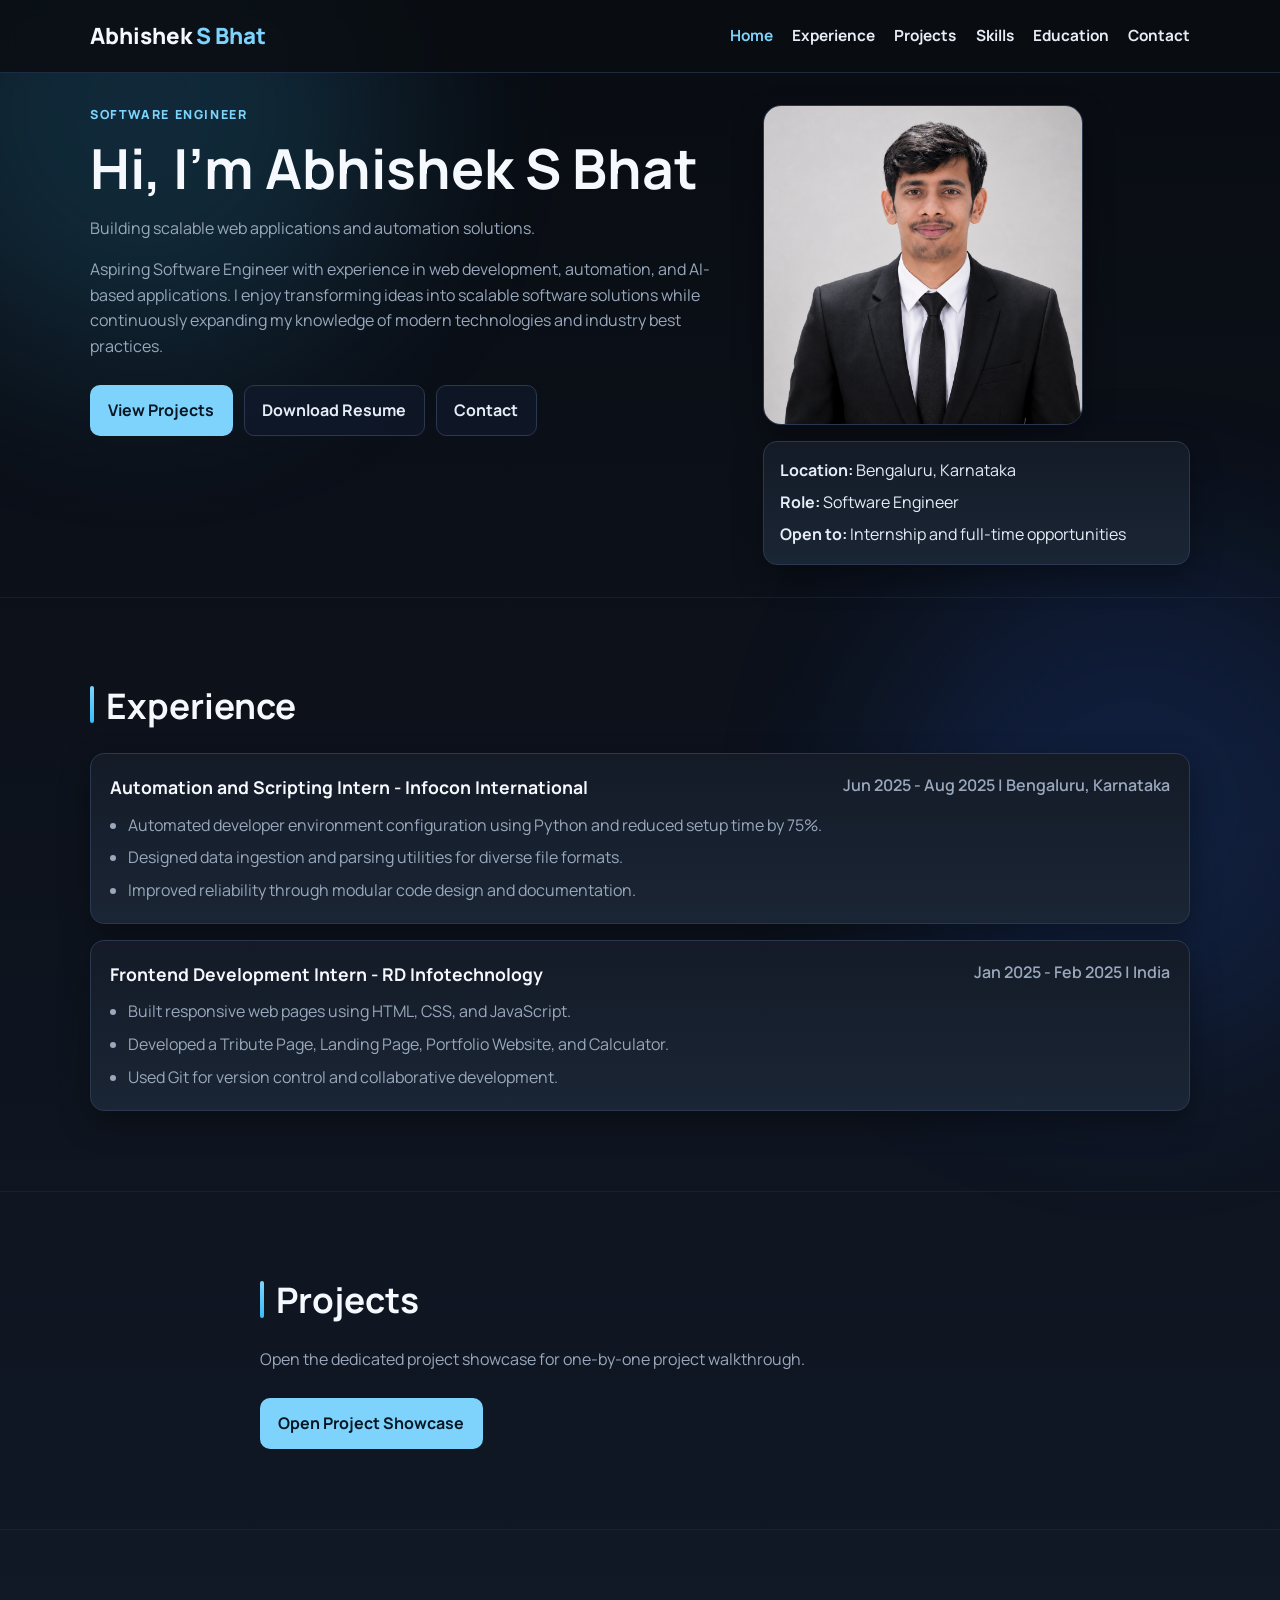
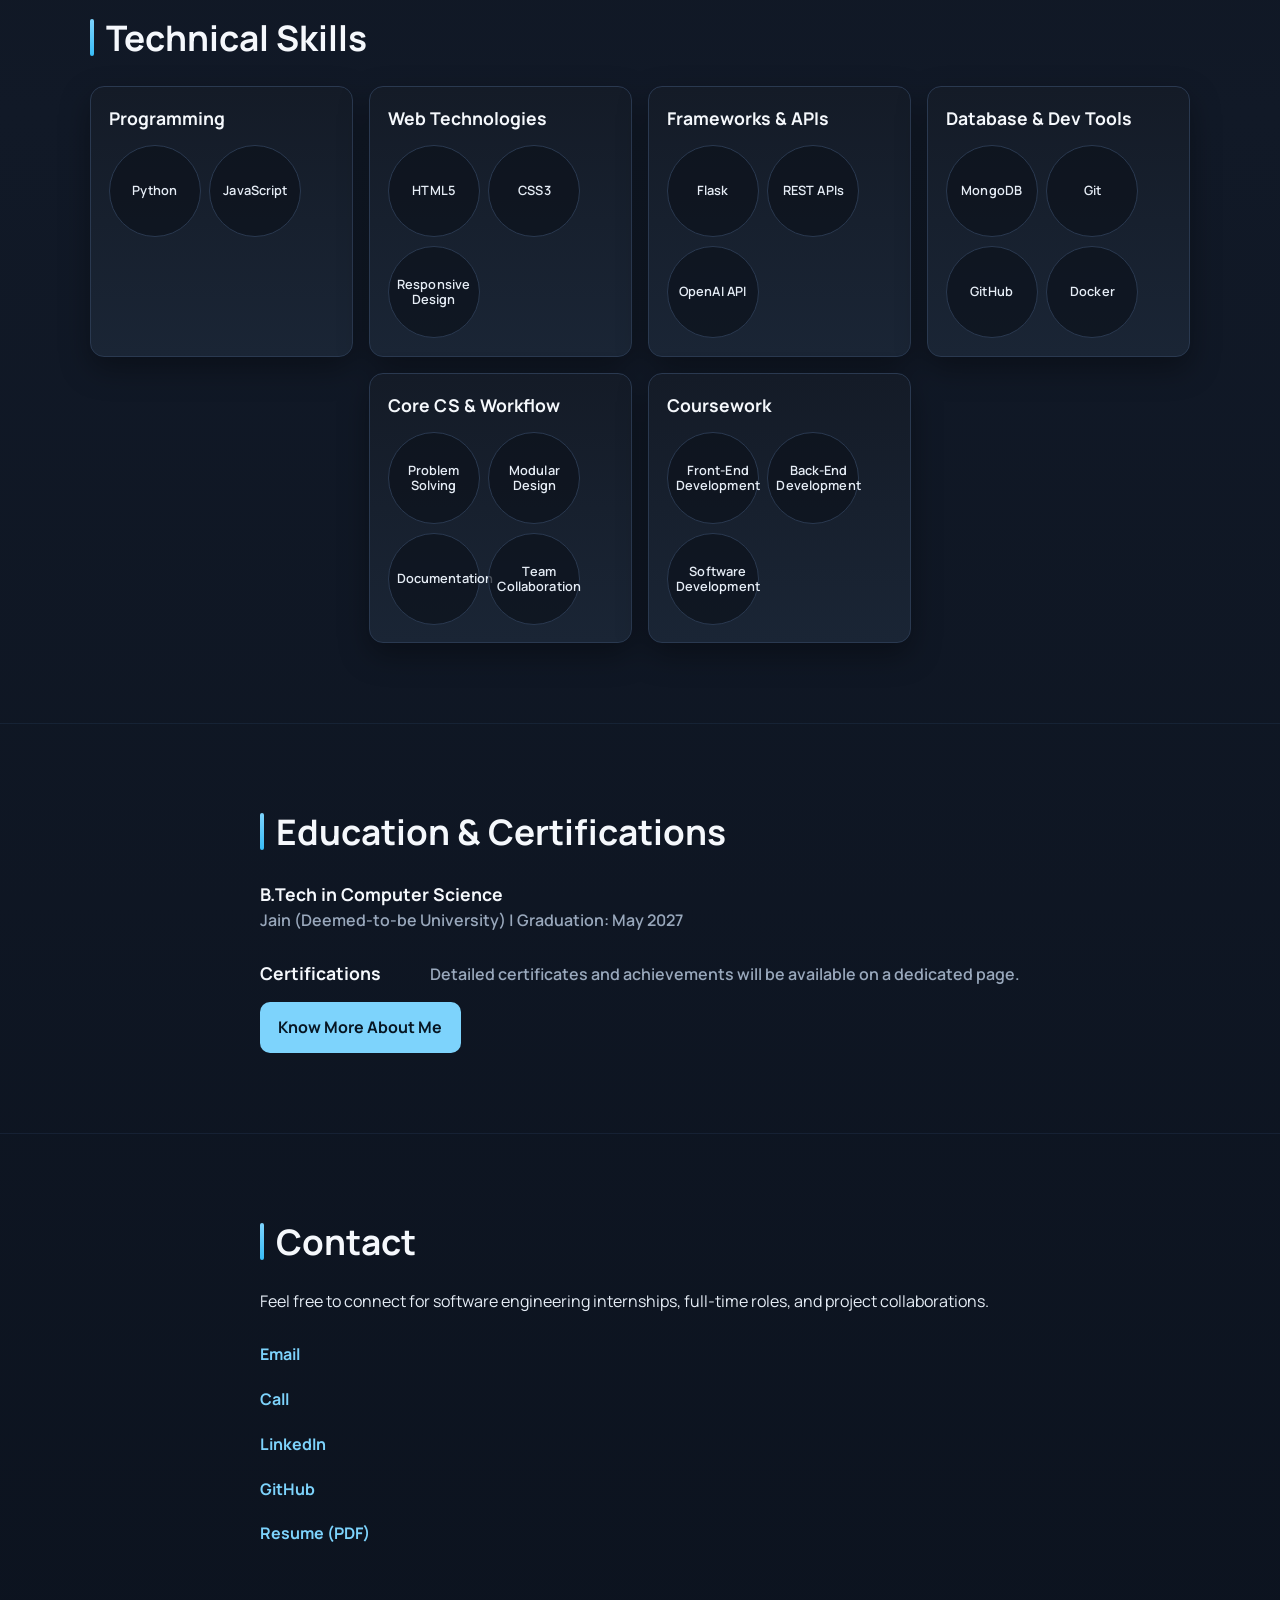
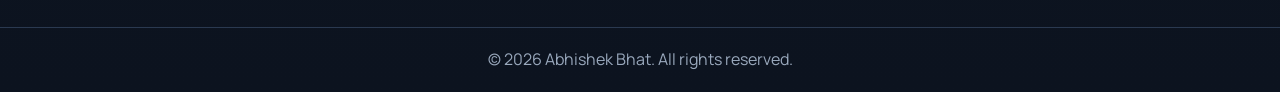
<file: index.html>
<!DOCTYPE html>
<html lang="en">
<head>
    <meta charset="UTF-8">
    <meta name="viewport" content="width=device-width, initial-scale=1.0">
    <meta name="description" content="Abhishek Suryanarayana Bhat - Software Engineer portfolio with internships, projects, and skills.">
    <title>Abhishek Bhat | Software Engineer</title>

    <link rel="preconnect" href="https://fonts.googleapis.com">
    <link rel="preconnect" href="https://fonts.gstatic.com" crossorigin>
    <link href="https://fonts.googleapis.com/css2?family=Manrope:wght@400;500;600;700;800&display=swap" rel="stylesheet">
    <link rel="stylesheet" href="style.css">
</head>
<body>
    <header class="site-header" id="top">
        <nav class="navbar container" aria-label="Primary">
            <a class="logo" href="#top">Abhishek <span>S Bhat</span></a>

            <button class="menu-toggle" aria-expanded="false" aria-controls="nav-links" aria-label="Open menu">
                <span></span><span></span><span></span>
            </button>

            <ul class="nav-links" id="nav-links">
                <li><a href="#home">Home</a></li>
                <li><a href="#experience">Experience</a></li>
                <li><a href="projects.html">Projects</a></li>
                <li><a href="#skills">Skills</a></li>
                <li><a href="#education">Education</a></li>
                <li><a href="#contact">Contact</a></li>
            </ul>
        </nav>
    </header>

    <main>
        <section class="hero section" id="home">
            <div class="container hero-grid">
                <div class="hero-text">
                    <p class="eyebrow">Software Engineer</p>
                    <h1>Hi, I'm Abhishek S Bhat</h1>
                    <p class="hero-description">Building scalable web applications and automation solutions.</p>

                    <p class="hero-description hero-summary">
                        Aspiring Software Engineer with experience in web development, automation, and AI-based applications.
                        I enjoy transforming ideas into scalable software solutions while continuously expanding my knowledge of modern technologies and industry best practices.
                    </p>

                    <div class="buttons">
                        <a href="projects.html" class="btn btn-primary">View Projects</a>
                        <a href="assets/Resume%20(6).pdf" class="btn btn-outline" target="_blank" rel="noopener">Download Resume</a>
                        <a href="#contact" class="btn btn-outline">Contact</a>
                    </div>
                </div>

                <aside class="hero-aside">
                    <img src="assets/images/profile.png" alt="Portrait of Abhishek Bhat" class="hero-image">
                    <div class="quick-info">
                        <p><strong>Location:</strong> Bengaluru, Karnataka</p>
                        <p><strong>Role:</strong> Software Engineer</p>
                        <p><strong>Open to:</strong> Internship and full-time opportunities</p>
                    </div>
                </aside>
            </div>
        </section>

        <section class="section" id="experience">
            <div class="container">
                <h2>Experience</h2>
                <div class="timeline">
                    <article class="timeline-item">
                        <div class="timeline-head">
                            <h3>Automation and Scripting Intern - Infocon International</h3>
                            <p class="meta">Jun 2025 - Aug 2025 | Bengaluru, Karnataka</p>
                        </div>
                        <ul>
                            <li>Automated developer environment configuration using Python and reduced setup time by 75%.</li>
                            <li>Designed data ingestion and parsing utilities for diverse file formats.</li>
                            <li>Improved reliability through modular code design and documentation.</li>
                        </ul>
                    </article>

                    <article class="timeline-item">
                        <div class="timeline-head">
                            <h3>Frontend Development Intern - RD Infotechnology</h3>
                            <p class="meta">Jan 2025 - Feb 2025 | India</p>
                        </div>
                        <ul>
                            <li>Built responsive web pages using HTML, CSS, and JavaScript.</li>
                            <li>Developed a Tribute Page, Landing Page, Portfolio Website, and Calculator.</li>
                            <li>Used Git for version control and collaborative development.</li>
                        </ul>
                    </article>
                </div>
            </div>
        </section>

        <section class="section" id="projects">
            <div class="container narrow">
                <h2>Projects</h2>
                <p class="hero-description">Open the dedicated project showcase for one-by-one project walkthrough.</p>
                <div class="buttons">
                    <a href="projects.html" class="btn btn-primary">Open Project Showcase</a>
                </div>
            </div>
        </section>

        <section class="section" id="skills">
            <div class="container">
                <h2>Technical Skills</h2>
                <div class="skills-layout">
                    <article class="skill-block">
                        <h3>Programming</h3>
                        <ul class="skill-tags">
                            <li>Python</li>
                            <li>JavaScript</li>
                        </ul>
                    </article>
                    <article class="skill-block">
                        <h3>Web Technologies</h3>
                        <ul class="skill-tags">
                            <li>HTML5</li>
                            <li>CSS3</li>
                            <li>Responsive Design</li>
                        </ul>
                    </article>
                    <article class="skill-block">
                        <h3>Frameworks & APIs</h3>
                        <ul class="skill-tags">
                            <li>Flask</li>
                            <li>REST APIs</li>
                            <li>OpenAI API</li>
                        </ul>
                    </article>
                    <article class="skill-block">
                        <h3>Database & Dev Tools</h3>
                        <ul class="skill-tags">
                            <li>MongoDB</li>
                            <li>Git</li>
                            <li>GitHub</li>
                            <li>Docker</li>
                        </ul>
                    </article>
                    <article class="skill-block">
                        <h3>Core CS & Workflow</h3>
                        <ul class="skill-tags">
                            <li>Problem Solving</li>
                            <li>Modular Design</li>
                            <li>Documentation</li>
                            <li>Team Collaboration</li>
                        </ul>
                    </article>
                    <article class="skill-block">
                        <h3>Coursework</h3>
                        <ul class="skill-tags">
                            <li>Front-End Development</li>
                            <li>Back-End Development</li>
                            <li>Software Development</li>
                        </ul>
                    </article>
                </div>
            </div>
        </section>

        <section class="section" id="education">
            <div class="container narrow">
                <h2>Education & Certifications</h2>
                <article class="edu-item">
                    <h3>B.Tech in Computer Science</h3>
                    <p class="meta">Jain (Deemed-to-be University) | Graduation: May 2027</p>
                </article>

                <div class="cert-header-row">
                    <h3>Certifications</h3>
                    <p class="meta">Detailed certificates and achievements will be available on a dedicated page.</p>
                </div>

                <div class="buttons cert-cta">
                    <a href="about.html" class="btn btn-primary">Know More About Me</a>
                </div>
            </div>
        </section>

        <section class="section" id="contact">
            <div class="container narrow">
                <h2>Contact</h2>
                <p>Feel free to connect for software engineering internships, full-time roles, and project collaborations.</p>
                <div class="contact-links">
                    <a href="mailto:23btrsn008@jainuniversity.ac.in" class="text-link">Email</a>
                    <a href="tel:+916366098298" class="text-link">Call</a>
                    <a href="https://www.linkedin.com/in/abhishek-suryanarayana-bhat-4a4243313/" class="text-link" target="_blank" rel="noopener">LinkedIn</a>
                    <a href="https://github.com/abhishek-bhat2005" class="text-link" target="_blank" rel="noopener">GitHub</a>
                    <a href="assets/Resume%20(6).pdf" class="text-link" target="_blank" rel="noopener">Resume (PDF)</a>
                </div>
            </div>
        </section>
    </main>

    <footer class="site-footer">
        <div class="container">
            <p>&copy; <span id="year"></span> Abhishek Bhat. All rights reserved.</p>
        </div>
    </footer>

    <script src="script.js"></script>
</body>
</html>
</file>
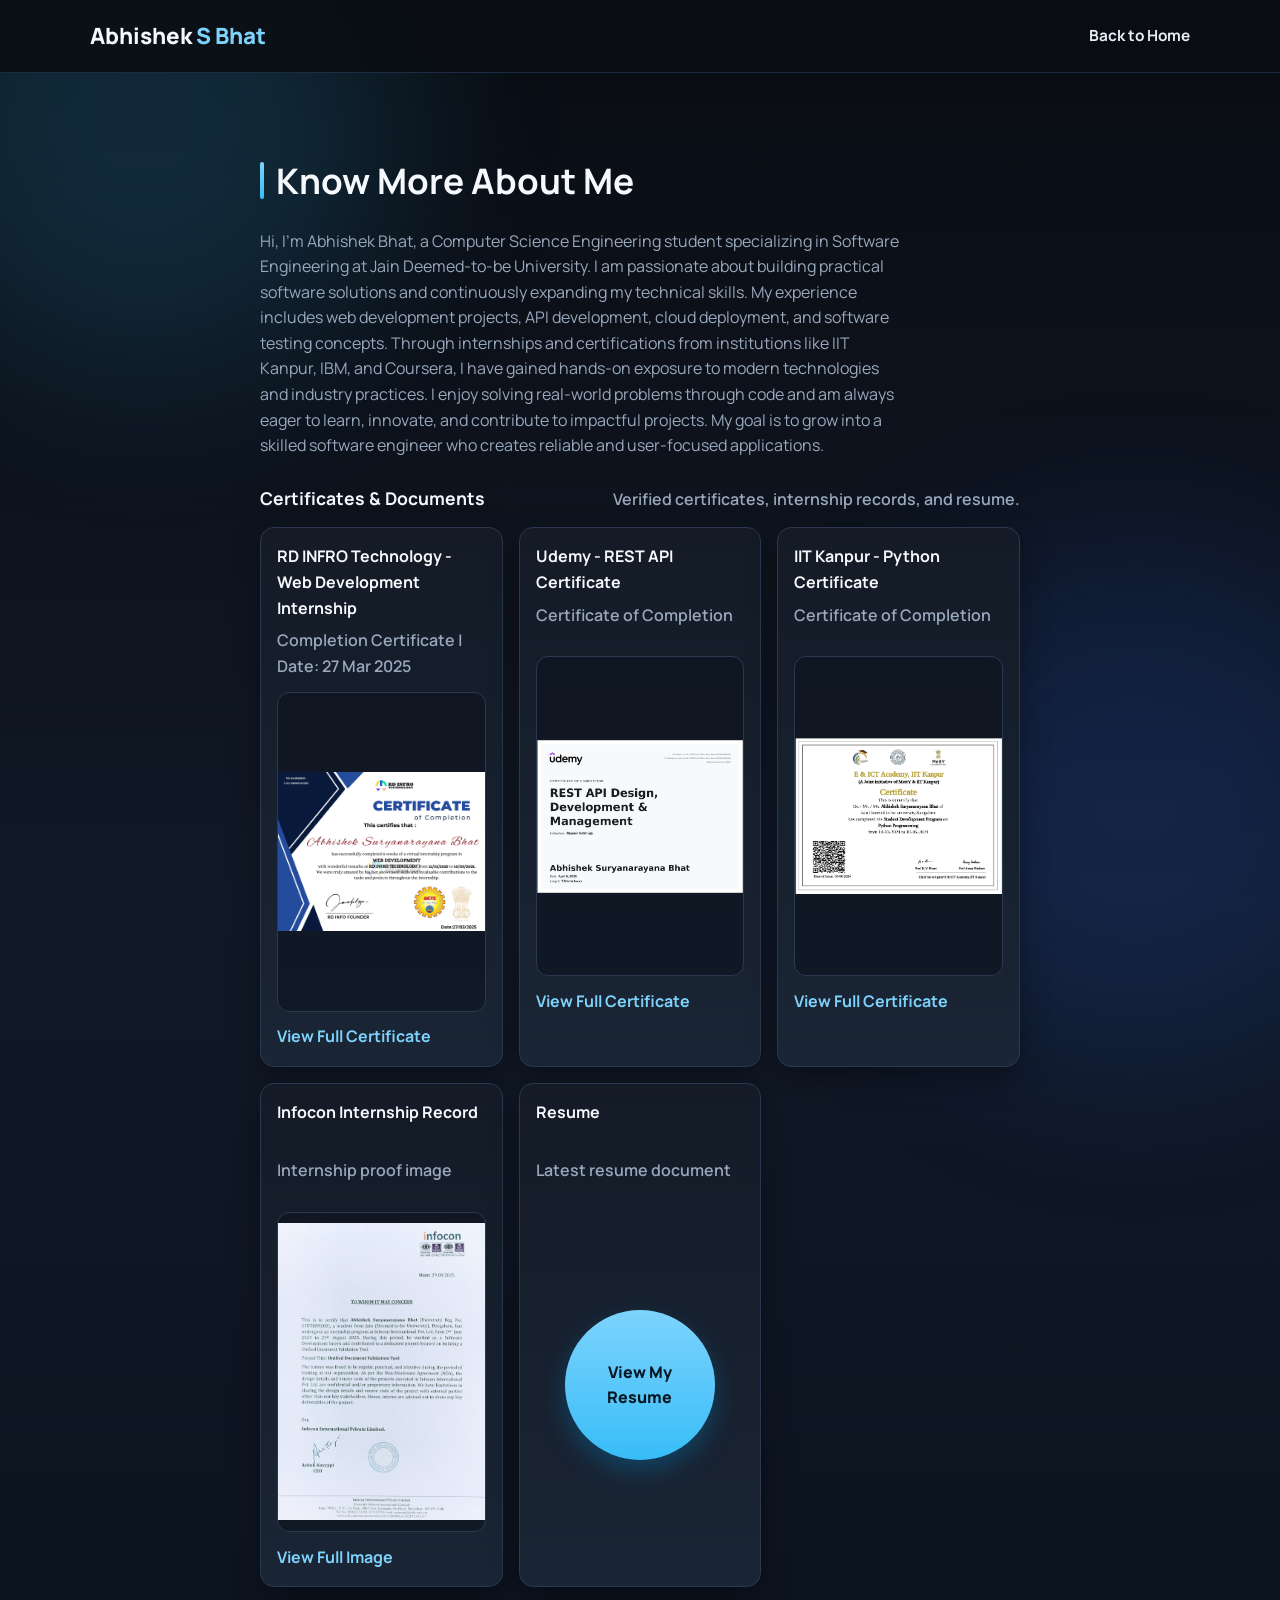
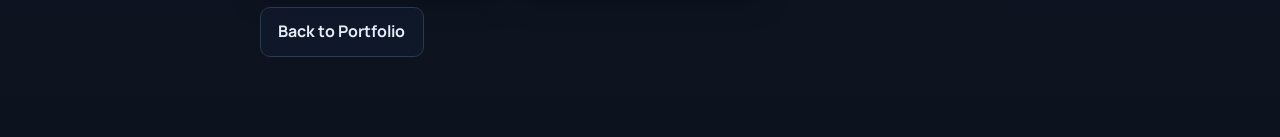
<file: about.html>
<!DOCTYPE html>
<html lang="en">
<head>
    <meta charset="UTF-8">
    <meta name="viewport" content="width=device-width, initial-scale=1.0">
    <meta name="description" content="Know more about Abhishek S Bhat.">
    <title>Know More About Me | Abhishek S Bhat</title>
    <link rel="preconnect" href="https://fonts.googleapis.com">
    <link rel="preconnect" href="https://fonts.gstatic.com" crossorigin>
    <link href="https://fonts.googleapis.com/css2?family=Manrope:wght@400;500;600;700;800&display=swap" rel="stylesheet">
    <link rel="stylesheet" href="style.css">
</head>
<body>
    <header class="site-header">
        <nav class="navbar container" aria-label="Primary">
            <a class="logo" href="index.html">Abhishek <span>S Bhat</span></a>
            <ul class="nav-links">
                <li><a href="index.html">Back to Home</a></li>
            </ul>
        </nav>
    </header>

    <main>
        <section class="section">
            <div class="container narrow">
                <h2>Know More About Me</h2>
                <p class="hero-description">
                    Hi, I'm Abhishek Bhat, a Computer Science Engineering student specializing in Software Engineering at Jain Deemed-to-be University.
                    I am passionate about building practical software solutions and continuously expanding my technical skills.
                    My experience includes web development projects, API development, cloud deployment, and software testing concepts.
                    Through internships and certifications from institutions like IIT Kanpur, IBM, and Coursera, I have gained hands-on exposure to modern technologies and industry practices.
                    I enjoy solving real-world problems through code and am always eager to learn, innovate, and contribute to impactful projects.
                    My goal is to grow into a skilled software engineer who creates reliable and user-focused applications.
                </p>

                <div class="cert-header-row">
                    <h3>Certificates & Documents</h3>
                    <p class="meta">Verified certificates, internship records, and resume.</p>
                </div>

                <div class="cert-grid">
                    <article class="cert-card">
                        <h4>RD INFRO Technology - Web Development Internship</h4>
                        <p class="meta">Completion Certificate | Date: 27 Mar 2025</p>
                        <img src="assets/images/Completion%20Certificate%20RD%20Infro%20Technology%20(Web%20Development).png" alt="RD INFRO Technology internship completion certificate" class="cert-preview">
                        <a href="assets/images/Completion%20Certificate%20RD%20Infro%20Technology%20(Web%20Development).png" class="text-link" target="_blank" rel="noopener">View Full Certificate</a>
                    </article>
                    <article class="cert-card">
                        <h4>Udemy - REST API Certificate</h4>
                        <p class="meta">Certificate of Completion</p>
                        <img src="assets/images/REST%20API.jpeg" alt="Udemy REST API certificate preview" class="cert-preview">
                        <a href="assets/images/REST%20API.jpeg" class="text-link" target="_blank" rel="noopener">View Full Certificate</a>
                    </article>
                    <article class="cert-card">
                        <h4>IIT Kanpur - Python Certificate</h4>
                        <p class="meta">Certificate of Completion</p>
                        <img src="assets/images/Python.png" alt="IIT Kanpur Python certificate preview" class="cert-preview">
                        <a href="assets/images/Python.png" class="text-link" target="_blank" rel="noopener">View Full Certificate</a>
                    </article>
                    <article class="cert-card">
                        <h4>Infocon Internship Record</h4>
                        <p class="meta">Internship proof image</p>
                        <img src="assets/images/Infocon_Internship_Pic.jpg" alt="Infocon internship record" class="cert-preview">
                        <a href="assets/images/Infocon_Internship_Pic.jpg" class="text-link" target="_blank" rel="noopener">View Full Image</a>
                    </article>
                    <article class="cert-card">
                        <h4>Resume</h4>
                        <p class="meta">Latest resume document</p>
                        <a href="assets/Resume%20(6).pdf" class="resume-pill" target="_blank" rel="noopener">View My Resume</a>
                    </article>
                </div>

                <div class="buttons" style="margin-top:1.2rem;">
                    <a href="index.html" class="btn btn-outline">Back to Portfolio</a>
                </div>
            </div>
        </section>
    </main>
</body>
</html>
</file>
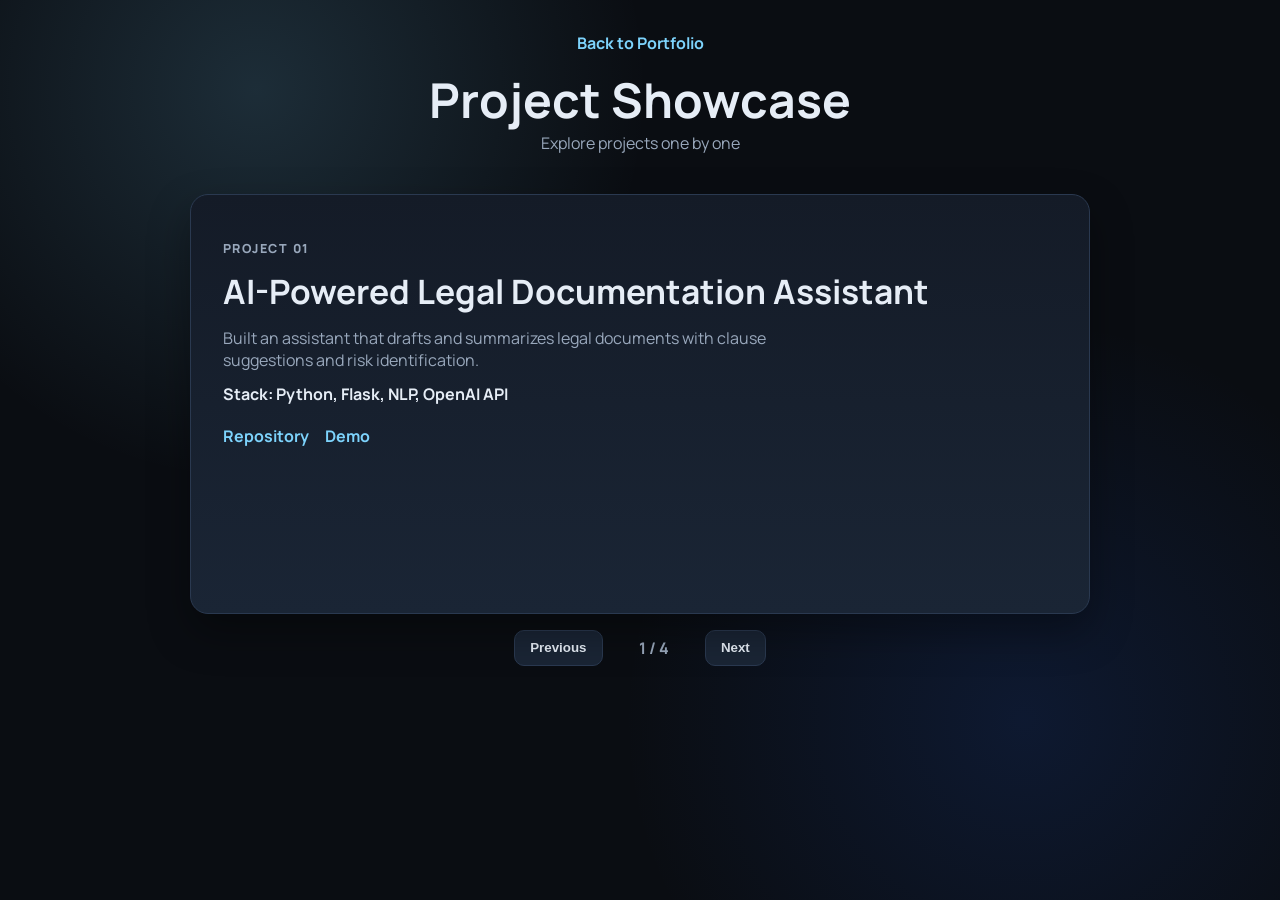
<file: projects.html>
<!DOCTYPE html>
<html lang="en">
<head>
    <meta charset="UTF-8">
    <meta name="viewport" content="width=device-width, initial-scale=1.0">
    <meta name="description" content="Project showcase of Abhishek Bhat.">
    <title>Projects | Abhishek Bhat</title>
    <link rel="preconnect" href="https://fonts.googleapis.com">
    <link rel="preconnect" href="https://fonts.gstatic.com" crossorigin>
    <link href="https://fonts.googleapis.com/css2?family=Manrope:wght@400;500;600;700;800&display=swap" rel="stylesheet">
    <link rel="stylesheet" href="projects.css">
</head>
<body>
    <header class="project-header">
        <a href="index.html" class="back-link">Back to Portfolio</a>
        <h1>Project Showcase</h1>
        <p>Explore projects one by one</p>
    </header>

    <main class="showcase-wrap">
        <section class="showcase" id="showcase">
            <article class="project-slide active" data-index="1">
                <p class="tag">Project 01</p>
                <h2>AI-Powered Legal Documentation Assistant</h2>
                <p>Built an assistant that drafts and summarizes legal documents with clause suggestions and risk identification.</p>
                <p class="stack">Stack: Python, Flask, NLP, OpenAI API</p>
                <div class="slide-links">
                    <a href="https://github.com/abhishek-bhat2005" target="_blank" rel="noopener">Repository</a>
                    <a href="#">Demo</a>
                </div>
            </article>

            <article class="project-slide" data-index="2">
                <p class="tag">Project 02</p>
                <h2>AI Career Guidance Platform (Group Project)</h2>
                <p>Developed a platform that helps students explore career paths and required skills with a responsive UI and Flask backend.</p>
                <p class="stack">Stack: HTML, CSS, JavaScript, Python, Flask</p>
                <div class="slide-links">
                    <a href="https://github.com/abhishek-bhat2005" target="_blank" rel="noopener">Repository</a>
                    <a href="#">App</a>
                </div>
            </article>

            <article class="project-slide" data-index="3">
                <p class="tag">Project 03</p>
                <h2>Face Emotion Detection Algorithm</h2>
                <p>Built a real-time emotion detection system using OpenCV and CNN to classify emotions from live webcam input.</p>
                <p class="stack">Stack: Python, OpenCV, CNN, Flask</p>
                <div class="slide-links">
                    <a href="https://github.com/abhishek-bhat2005" target="_blank" rel="noopener">Repository</a>
                    <a href="#">Application</a>
                </div>
            </article>

            <article class="project-slide" data-index="4">
                <p class="tag">Project 04</p>
                <h2>MediCare Hospital Management System</h2>
                <p>Built a hospital system for doctors, patients, appointments, and billing with Dockerized deployment and dashboard insights.</p>
                <p class="stack">Stack: Python, Flask, MongoDB, Docker, HTML, CSS, JavaScript</p>
                <div class="slide-links">
                    <a href="https://github.com/abhishek-bhat2005" target="_blank" rel="noopener">Repository</a>
                    <a href="#">Application</a>
                </div>
            </article>
        </section>

        <div class="controls">
            <button id="prevBtn" type="button">Previous</button>
            <p id="counter">1 / 4</p>
            <button id="nextBtn" type="button">Next</button>
        </div>
    </main>

    <script src="projects.js"></script>
</body>
</html>
</file>
<file: style.css>
:root {
    --bg: #0a0d12;
    --bg-soft: #131923;
    --surface: #141b27;
    --surface-2: #1a2535;
    --text: #e6edf6;
    --muted: #99a8bc;
    --accent: #7dd3fc;
    --accent-strong: #38bdf8;
    --heading: #f5f8fc;
    --border: #2a3950;
    --shadow: 0 12px 30px rgba(0, 0, 0, 0.34);
    --radius: 14px;
}

* {
    margin: 0;
    padding: 0;
    box-sizing: border-box;
}

html {
    scroll-behavior: smooth;
}

body {
    font-family: "Manrope", sans-serif;
    color: var(--text);
    background: linear-gradient(180deg, #090c12 0%, #111927 52%, #0c131f 100%);
    line-height: 1.6;
    overflow-x: hidden;
}

body::before,
body::after {
    content: "";
    position: fixed;
    width: 32rem;
    height: 32rem;
    border-radius: 50%;
    filter: blur(95px);
    opacity: 0.16;
    z-index: -1;
    animation: floatGlow 9s ease-in-out infinite;
}

body::before {
    top: -9rem;
    left: -7rem;
    background: #38bdf8;
}

body::after {
    bottom: -10rem;
    right: -7rem;
    background: #2563eb;
    animation-delay: -4s;
}

@keyframes floatGlow {
    0%,
    100% {
        transform: translateY(0) translateX(0) scale(1);
    }
    50% {
        transform: translateY(-16px) translateX(8px) scale(1.04);
    }
}

img {
    max-width: 100%;
    display: block;
}

.container {
    width: min(1100px, 92%);
    margin: 0 auto;
}

.narrow {
    width: min(760px, 92%);
}

.section {
    padding: 5rem 0;
    border-top: 1px solid rgba(39, 57, 87, 0.35);
}

.section:first-of-type {
    border-top: 0;
}

.site-header {
    position: sticky;
    top: 0;
    z-index: 20;
    backdrop-filter: blur(10px);
    background-color: rgba(10, 13, 18, 0.86);
    border-bottom: 1px solid rgba(39, 57, 87, 0.7);
}

.navbar {
    min-height: 72px;
    display: flex;
    align-items: center;
    justify-content: space-between;
}

.logo {
    text-decoration: none;
    font-size: 1.4rem;
    font-weight: 800;
    color: var(--heading);
}

.logo span {
    color: var(--accent);
}

.nav-links {
    display: flex;
    list-style: none;
    gap: 1.2rem;
}

.nav-links a {
    text-decoration: none;
    color: var(--text);
    font-weight: 700;
    font-size: 0.96rem;
    transition: color 0.2s ease;
}

.nav-links a:hover,
.nav-links a.active {
    color: var(--accent);
}

.menu-toggle {
    display: none;
    border: 0;
    background: transparent;
    cursor: pointer;
}

.menu-toggle span {
    display: block;
    width: 24px;
    height: 2px;
    margin: 5px 0;
    background: var(--text);
}

.hero {
    padding-top: 2rem;
    padding-bottom: 2rem;
}

.hero-grid {
    display: grid;
    grid-template-columns: 1.2fr 0.8fr;
    gap: 2rem;
    align-items: start;
}

.eyebrow {
    text-transform: uppercase;
    letter-spacing: 0.13em;
    color: var(--accent);
    font-weight: 800;
    font-size: 0.78rem;
}

h1 {
    margin-top: 0.8rem;
    font-size: clamp(2.1rem, 5vw, 3.45rem);
    line-height: 1.12;
    color: var(--heading);
}

h2 {
    font-size: clamp(1.7rem, 3vw, 2.2rem);
    margin-bottom: 1.2rem;
    color: var(--heading);
    position: relative;
    padding-left: 1rem;
}

h2::before {
    content: "";
    position: absolute;
    left: 0;
    top: 0.25em;
    width: 4px;
    height: 1.05em;
    border-radius: 999px;
    background: linear-gradient(180deg, var(--accent) 0%, var(--accent-strong) 100%);
}

h3 {
    font-size: 1.1rem;
    color: var(--heading);
}

.hero-description {
    margin-top: 1rem;
    max-width: 64ch;
    color: var(--muted);
}

.highlights {
    margin-top: 1rem;
    padding-left: 1.2rem;
    color: var(--muted);
}

.highlights li + li {
    margin-top: 0.42rem;
}

.buttons {
    margin-top: 1.6rem;
    display: flex;
    flex-wrap: wrap;
    gap: 0.72rem;
}

.btn {
    text-decoration: none;
    padding: 0.72rem 1.08rem;
    border-radius: 10px;
    font-weight: 700;
    border: 1px solid transparent;
    transition: 0.2s ease;
}

.btn-primary {
    background: var(--accent);
    color: #071623;
}

.btn-primary:hover {
    background: var(--accent-strong);
}

.btn-outline {
    border-color: var(--border);
    color: var(--text);
    background: rgba(17, 26, 45, 0.75);
}

.btn-outline:hover {
    border-color: var(--accent);
    color: var(--accent);
}

.hero-aside {
    display: grid;
    gap: 1rem;
}

.hero-image {
    width: min(320px, 92%);
    aspect-ratio: 1 / 1;
    object-fit: cover;
    border-radius: 18px;
    border: 1px solid var(--border);
    box-shadow: var(--shadow);
    animation: gentleBounce 4s ease-in-out infinite;
}

@keyframes gentleBounce {
    0%,
    100% {
        transform: translateY(0px);
    }
    50% {
        transform: translateY(-8px);
    }
}

.quick-info,
.timeline-item,
.card,
.skill-block {
    background: linear-gradient(180deg, var(--surface) 0%, var(--surface-2) 100%);
    border: 1px solid var(--border);
    border-radius: var(--radius);
    box-shadow: var(--shadow);
}

.quick-info {
    padding: 1rem;
}

.quick-info p + p {
    margin-top: 0.4rem;
}

.timeline {
    display: grid;
    gap: 1rem;
}

.timeline-item {
    padding: 1.2rem;
}

.timeline-head {
    display: flex;
    justify-content: space-between;
    gap: 1rem;
    flex-wrap: wrap;
    margin-bottom: 0.7rem;
}

.meta {
    color: var(--muted);
    font-weight: 600;
}

.timeline-item ul {
    padding-left: 1.1rem;
    color: var(--muted);
}

.timeline-item li + li {
    margin-top: 0.45rem;
}

.card-grid {
    display: grid;
    grid-template-columns: repeat(auto-fit, minmax(230px, 1fr));
    gap: 1rem;
}

.card {
    padding: 1.2rem;
    transition: transform 0.24s ease, border-color 0.24s ease;
}

.card:hover {
    transform: translateY(-6px);
    border-color: #3f556f;
}

.card p {
    color: var(--muted);
    margin-top: 0.45rem;
}

.stack {
    font-size: 0.95rem;
    font-weight: 600;
}

.text-link {
    display: inline-block;
    margin-top: 0.7rem;
    color: var(--accent);
    text-decoration: none;
    font-weight: 700;
}

.text-link:hover {
    text-decoration: underline;
}

.skills-layout {
    display: grid;
    grid-template-columns: repeat(4, minmax(0, 1fr));
    gap: 1rem;
}

.skills-layout .skill-block:nth-child(5) {
    grid-column: 2;
}

.skills-layout .skill-block:nth-child(6) {
    grid-column: 3;
}

.skill-block {
    padding: 1.1rem;
}

.skill-block h3 {
    margin-bottom: 0.8rem;
}

.skill-tags {
    list-style: none;
    display: flex;
    flex-wrap: wrap;
    gap: 0.55rem;
}

.skill-tags li {
    border: 1px solid var(--border);
    background: rgba(12, 18, 28, 0.7);
    color: var(--text);
    border-radius: 50%;
    width: 92px;
    height: 92px;
    display: grid;
    place-items: center;
    text-align: center;
    padding: 0.5rem;
    font-size: 0.8rem;
    line-height: 1.2;
    font-weight: 600;
    letter-spacing: 0.01em;
    transition: transform 0.2s ease, border-color 0.2s ease;
}

.skill-tags li:hover {
    transform: translateY(-4px);
    border-color: var(--accent);
}

.edu-item + .edu-item {
    margin-top: 1rem;
}

.contact-links {
    margin-top: 1rem;
    display: grid;
    gap: 0.5rem;
}

.site-footer {
    border-top: 1px solid var(--border);
    text-align: center;
    padding: 1.2rem 0;
    color: var(--muted);
}

.reveal {
    opacity: 0;
    transform: translateY(24px) scale(0.98);
    transition: opacity 0.7s ease, transform 0.7s ease;
}

.reveal.in-view {
    opacity: 1;
    transform: translateY(0) scale(1);
}

@media (max-width: 900px) {
    .hero-grid {
        grid-template-columns: 1fr;
    }

    .hero-aside {
        order: -1;
    }

    .hero-image {
        width: min(280px, 100%);
    }

    .skills-layout {
        grid-template-columns: repeat(2, minmax(0, 1fr));
    }

    .skills-layout .skill-block:nth-child(5),
    .skills-layout .skill-block:nth-child(6) {
        grid-column: auto;
    }
}

@media (max-width: 760px) {
    h2 {
        padding-left: 0.8rem;
    }

    .menu-toggle {
        display: inline-block;
    }

    .nav-links {
        position: absolute;
        top: 72px;
        right: 4%;
        width: min(260px, 92vw);
        display: none;
        flex-direction: column;
        background: var(--surface);
        border: 1px solid var(--border);
        border-radius: 12px;
        padding: 1rem;
        box-shadow: var(--shadow);
    }

    .nav-links.open {
        display: flex;
    }
}

.cert-header-row {
    margin-top: 1.6rem;
    display: flex;
    align-items: baseline;
    justify-content: space-between;
    gap: 0.8rem;
    flex-wrap: wrap;
}

.cert-grid {
    margin-top: 0.9rem;
    display: grid;
    grid-template-columns: repeat(auto-fit, minmax(220px, 1fr));
    gap: 1rem;
}

.cert-card {
    background: linear-gradient(180deg, var(--surface) 0%, var(--surface-2) 100%);
    border: 1px solid var(--border);
    border-radius: var(--radius);
    box-shadow: var(--shadow);
    padding: 1rem;
    display: flex;
    flex-direction: column;
}

.cert-card h4 {
    color: var(--heading);
    font-size: 1rem;
    min-height: 3.2em;
}

.cert-card .meta {
    margin-top: 0.45rem;
    min-height: 2.6em;
}

.cert-cta {
    margin-top: 0.9rem;
}

.cert-description {
    margin-top: 0.9rem;
    max-width: 70ch;
}

.cert-image,
.cert-preview {
    width: 100%;
    height: 320px;
    object-fit: contain;
    background: rgba(13, 20, 32, 0.7);
    border: 1px solid var(--border);
    border-radius: 12px;
    margin-top: 0.75rem;
}

.cert-card .text-link {
    margin-top: 0.8rem;
}

.cert-preview-placeholder {
    display: grid;
    place-items: center;
    text-align: center;
    color: var(--muted);
    font-weight: 700;
    padding: 1rem;
}

.resume-pill {
    margin: auto;
    align-self: center;
    text-decoration: none;
    width: 150px;
    height: 150px;
    border-radius: 50%;
    display: grid;
    place-items: center;
    text-align: center;
    padding: 1rem;
    font-weight: 800;
    color: #071623;
    background: linear-gradient(180deg, var(--accent) 0%, var(--accent-strong) 100%);
    box-shadow: 0 10px 24px rgba(2, 132, 199, 0.35);
    transition: transform 0.2s ease, filter 0.2s ease;
}

.resume-pill:hover {
    transform: translateY(-4px);
    filter: brightness(1.03);
}
</file>
<file: projects.css>
:root {
    --bg: #0a0d12;
    --surface: #141b27;
    --surface-2: #1a2535;
    --text: #e6edf6;
    --muted: #99a8bc;
    --accent: #7dd3fc;
    --border: #2a3950;
}

* {
    box-sizing: border-box;
    margin: 0;
    padding: 0;
}

body {
    font-family: "Manrope", sans-serif;
    color: var(--text);
    min-height: 100vh;
    background:
        radial-gradient(circle at 20% 10%, rgba(125, 211, 252, 0.16) 0%, transparent 30%),
        radial-gradient(circle at 80% 80%, rgba(37, 99, 235, 0.14) 0%, transparent 32%),
        var(--bg);
}

.project-header {
    text-align: center;
    padding: 2rem 1rem 1rem;
}

.back-link {
    display: inline-block;
    color: var(--accent);
    text-decoration: none;
    font-weight: 700;
    margin-bottom: 0.8rem;
}

.project-header h1 {
    font-size: clamp(2rem, 5vw, 3rem);
}

.project-header p {
    color: var(--muted);
}

.showcase-wrap {
    width: min(900px, 92%);
    margin: 1.5rem auto 3rem;
}

.showcase {
    position: relative;
    min-height: 420px;
}

.project-slide {
    position: absolute;
    inset: 0;
    opacity: 0;
    transform: translateY(28px) scale(0.98);
    pointer-events: none;
    transition: opacity 0.55s ease, transform 0.55s ease;
    background: linear-gradient(180deg, var(--surface) 0%, var(--surface-2) 100%);
    border: 1px solid var(--border);
    border-radius: 18px;
    padding: 2rem;
    box-shadow: 0 18px 40px rgba(0, 0, 0, 0.35);
}

.project-slide.active {
    opacity: 1;
    transform: translateY(0) scale(1);
    pointer-events: auto;
}

.tag {
    color: var(--accent);
    letter-spacing: 0.12em;
    text-transform: uppercase;
    font-weight: 800;
    font-size: 0.78rem;
}

.project-slide h2 {
    margin-top: 0.7rem;
    font-size: clamp(1.5rem, 3vw, 2.1rem);
}

.project-slide p {
    color: var(--muted);
    margin-top: 0.8rem;
    max-width: 62ch;
}

.stack {
    color: var(--text) !important;
    font-weight: 700;
}

.slide-links {
    margin-top: 1.2rem;
    display: flex;
    gap: 1rem;
    flex-wrap: wrap;
}

.slide-links a {
    text-decoration: none;
    color: var(--accent);
    font-weight: 700;
}

.controls {
    margin-top: 1rem;
    display: flex;
    align-items: center;
    justify-content: center;
    gap: 1rem;
}

.controls button {
    border: 1px solid var(--border);
    background: #1a2535;
    color: var(--text);
    padding: 0.6rem 0.95rem;
    border-radius: 10px;
    font-weight: 700;
    cursor: pointer;
}

.controls button:hover {
    border-color: var(--accent);
    color: var(--accent);
}

#counter {
    min-width: 70px;
    text-align: center;
    color: var(--muted);
    font-weight: 700;
}

@media (max-width: 700px) {
    .showcase {
        min-height: 470px;
    }

    .project-slide {
        padding: 1.3rem;
    }
}
</file>
